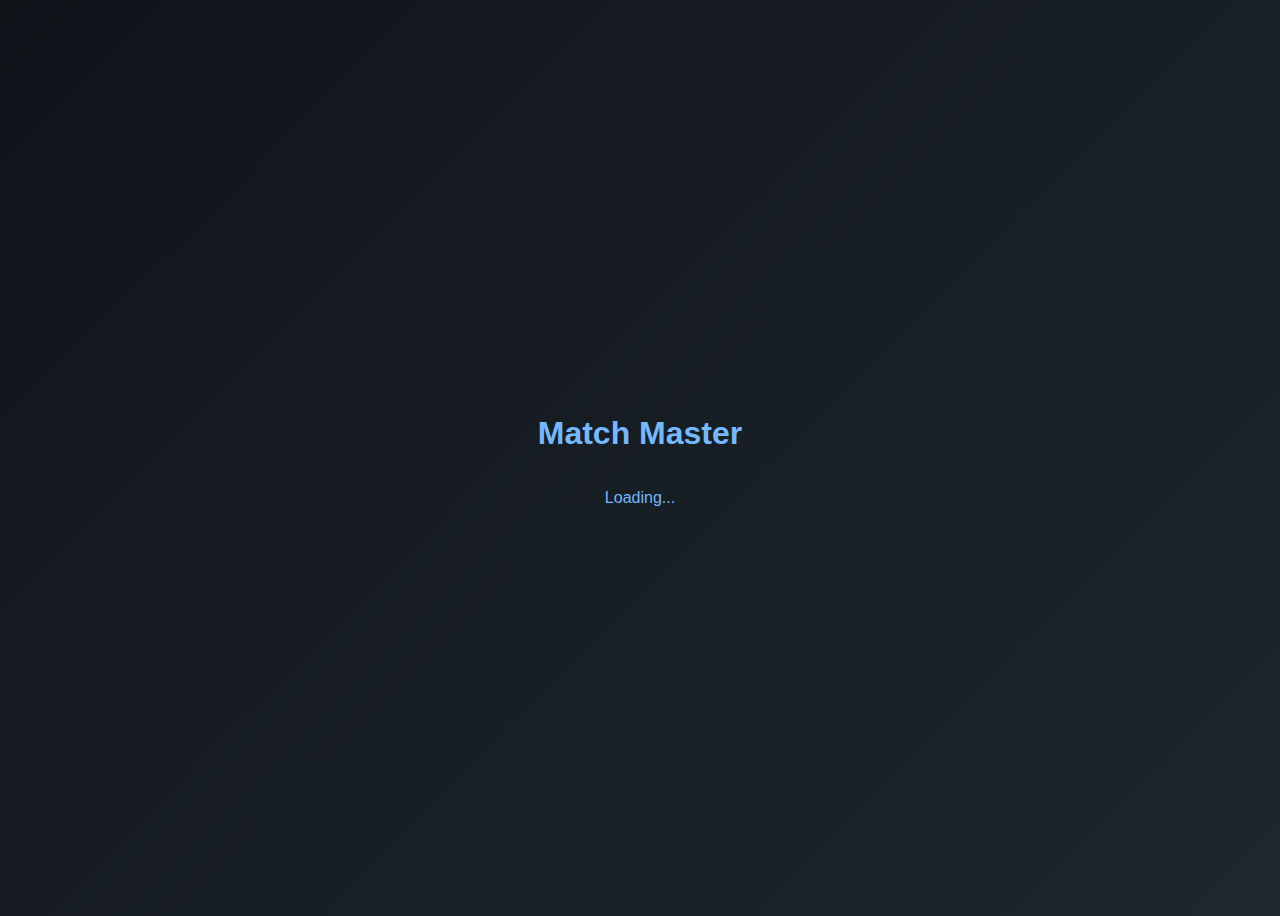
<file: index.html>
<!DOCTYPE html>
<html lang="en">

<head>
    <meta charset="UTF-8">
    <meta name="viewport" content="width=device-width, initial-scale=1.0">
    <title>Match Master</title>
    <style>
        body {
            background: linear-gradient(135deg, #0f1419, #1e272e);
            color: #74b9ff;
            display: flex;
            justify-content: center;
            align-items: center;
            height: 100vh;
            font-family: "Poppins", sans-serif;
            flex-direction: column;
        }

        h1 {
            font-size: 2rem;
            animation: glow 1.5s infinite alternate;
        }

        @keyframes glow {
            from {
                text-shadow: 5px 0px 5px #0984e3;
            }

            to {
                text-shadow: 5px 0px 20px #6c5ce7;
            }
        }
        p{
            font-size: 1rem;
        }
    </style>
</head>

<body>
    <h1>Match Master</h1>
    <p>Loading...</p>

    <script>
        setTimeout(() => {
            window.location.href = "/pages/register.html";
        }, 2000);
    </script>
</body>

</html>
</file>
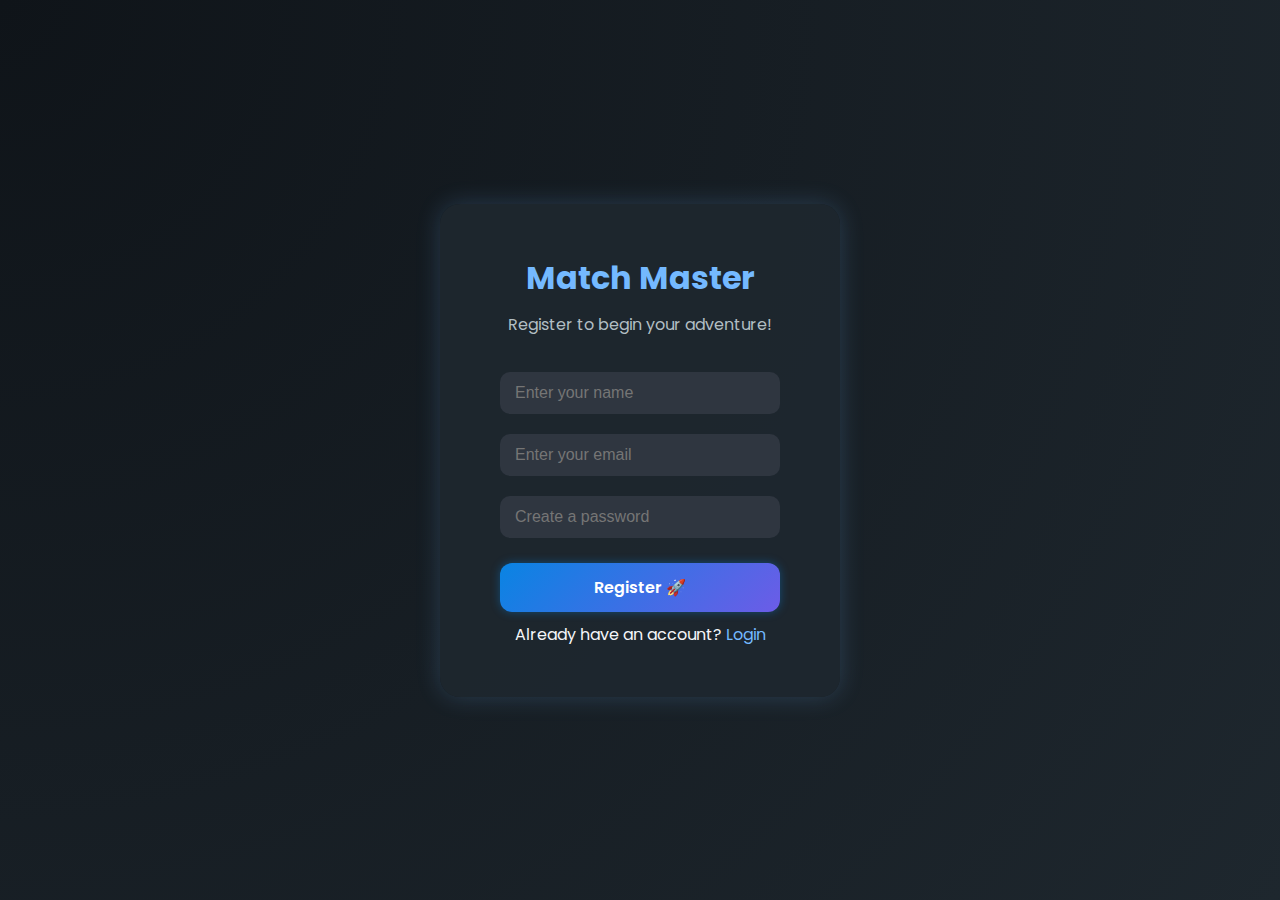
<file: pages/dashboard.html>
<!DOCTYPE html>
<html lang="en">

<head>
  <meta charset="UTF-8" />
  <meta name="viewport" content="width=device-width, initial-scale=1.0" />
  <title>Game Dashboard</title>
  <link href="https://fonts.googleapis.com/css2?family=Poppins:wght@400;600&display=swap" rel="stylesheet">
  <link rel="stylesheet" href="../styles/dashboard.css" />
</head>

<body class="dashboard-body">
  <div class="dashboard-container">
    <h1 class="dashboard-title">🎯 Game Dashboard</h1>
    <p id="user-info"></p>

    <div class="dashboard-buttons">
      <button class="btn-primary" id="home-btn">🏠 Back To Game</button>
      <button class="btn-secondary" id="logout-btn">🚪 Logout</button>
    </div>

    <table class="history-table" id="history-table">
      <thead>
        <tr>
          <th>Name</th>
          <th>Players</th>
          <th>Time</th>
          <th>Status</th>
        </tr>
      </thead>
      <tbody id="history-body">
      </tbody>
    </table>
  </div>

  <script src="../scripts/dashboard.js"></script>
</body>

</html>
</file>
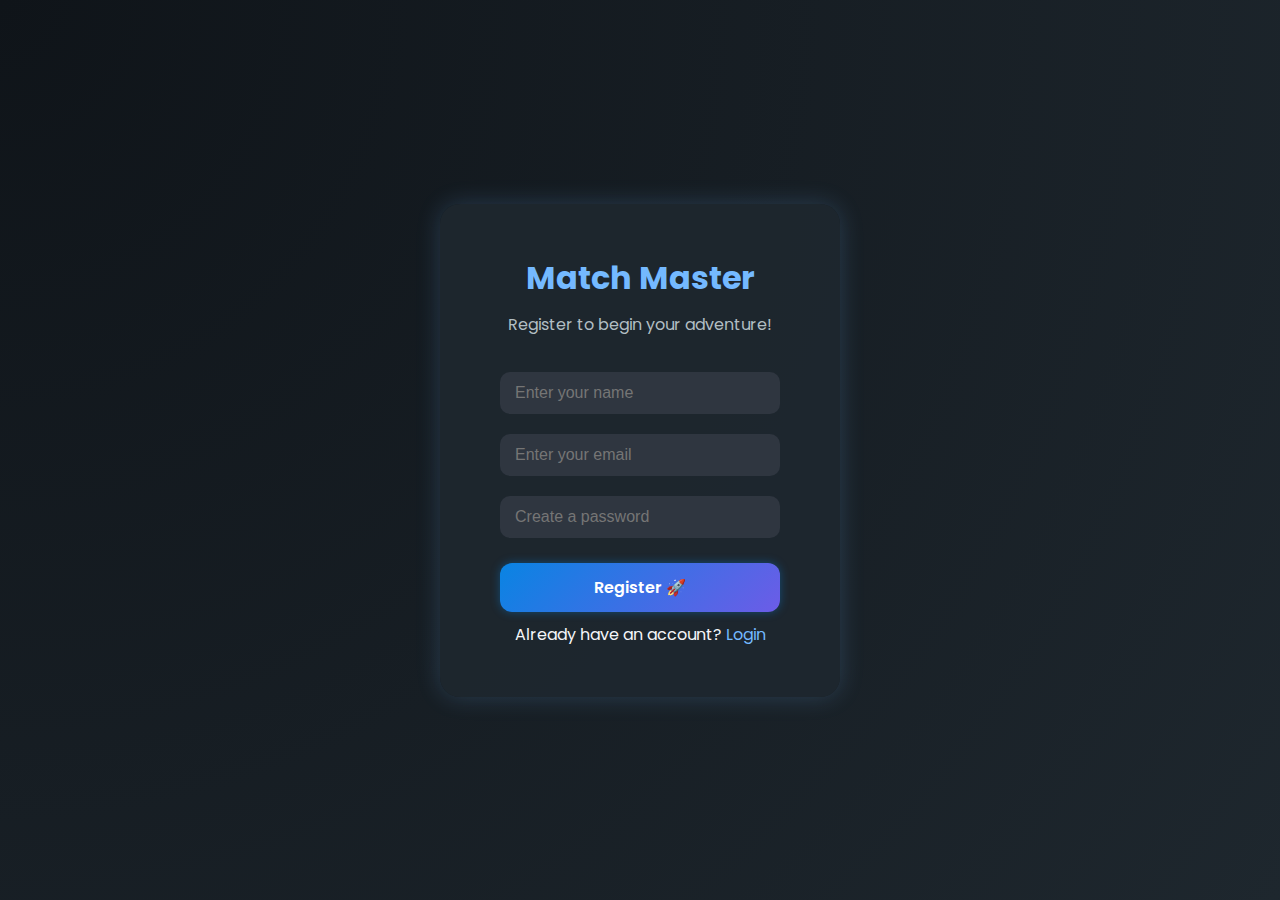
<file: pages/game.html>
<!DOCTYPE html>
<html lang="en">
<head>
  <meta charset="utf-8" />
  <meta name="viewport" content="width=device-width,initial-scale=1" />
  <title>Memory Game - Play</title>
  <link href="https://fonts.googleapis.com/css2?family=Poppins:wght@400;600&display=swap" rel="stylesheet">
  <!-- Adjust path if necessary -->
  <link rel="stylesheet" href="../styles/game.css" />
</head>
<body class="game-body" data-type="" data-subcategory="">
  <header class="game-header">
    <div class="title">
      <h1>🧠 Match Master</h1>
      <p id="sub-info"></p>
    </div>

    <div class="status-panel">
      <div class="timer-box">
        <div class="label">Timer</div>
        <div id="timer">02:00</div>
      </div>

      <!-- Single-player score panel -->
      <div class="score-box" id="score-single">
        <div class="label">Score</div>
        <div id="score">0</div>
        <div class="label" style="margin-top:8px;">Moves</div>
        <div id="moves">0</div>
      </div>

      <!-- Two-player panel -->
      <div class="twoplayer-panel hidden" id="twoplayer-panel">
        <div class="player-card" id="player1-card">
          <div class="player-name">Player 1</div>
          <div class="player-score" id="p1-score">P1: 0 pts (0 moves)</div>
          <div class="player-powerups">
            <button class="power-btn" id="p1-freeze">Freeze (10s)</button>
            <button class="power-btn" id="p1-reveal">Reveal (10s)</button>
          </div>
        </div>
        <div class="turn-indicator" id="turn-indicator">Turn: Player 1</div>
        <div class="player-card" id="player2-card">
          <div class="player-name">Player 2</div>
          <div class="player-score" id="p2-score">P2: 0 pts (0 moves)</div>
          <div class="player-powerups">
            <button class="power-btn" id="p2-freeze">Freeze (10s)</button>
            <button class="power-btn" id="p2-reveal">Reveal (10s)</button>
          </div>
        </div>
      </div>
    </div>
  </header>

  <main class="game-main">
    <div id="board" class="board"></div>
  </main>

  <!-- Win / Lose Modal -->
  <div class="modal hidden" id="result-modal">
    <div class="modal-content">
      <h2 id="result-title">Result</h2>
      <p id="result-text"></p>
      <div class="modal-actions">
        <button id="play-again" class="modal-btn">Play Again</button>
        <button id="go-dashboard" class="modal-btn alt">Dashboard</button>
      </div>
    </div>
  </div>

  <!-- small helper notif -->
  <div id="notif" class="notif hidden"></div>

  <!-- Adjust path if necessary -->
  <script src="../scripts/game.js" defer></script>
</body>
</html>
</file>
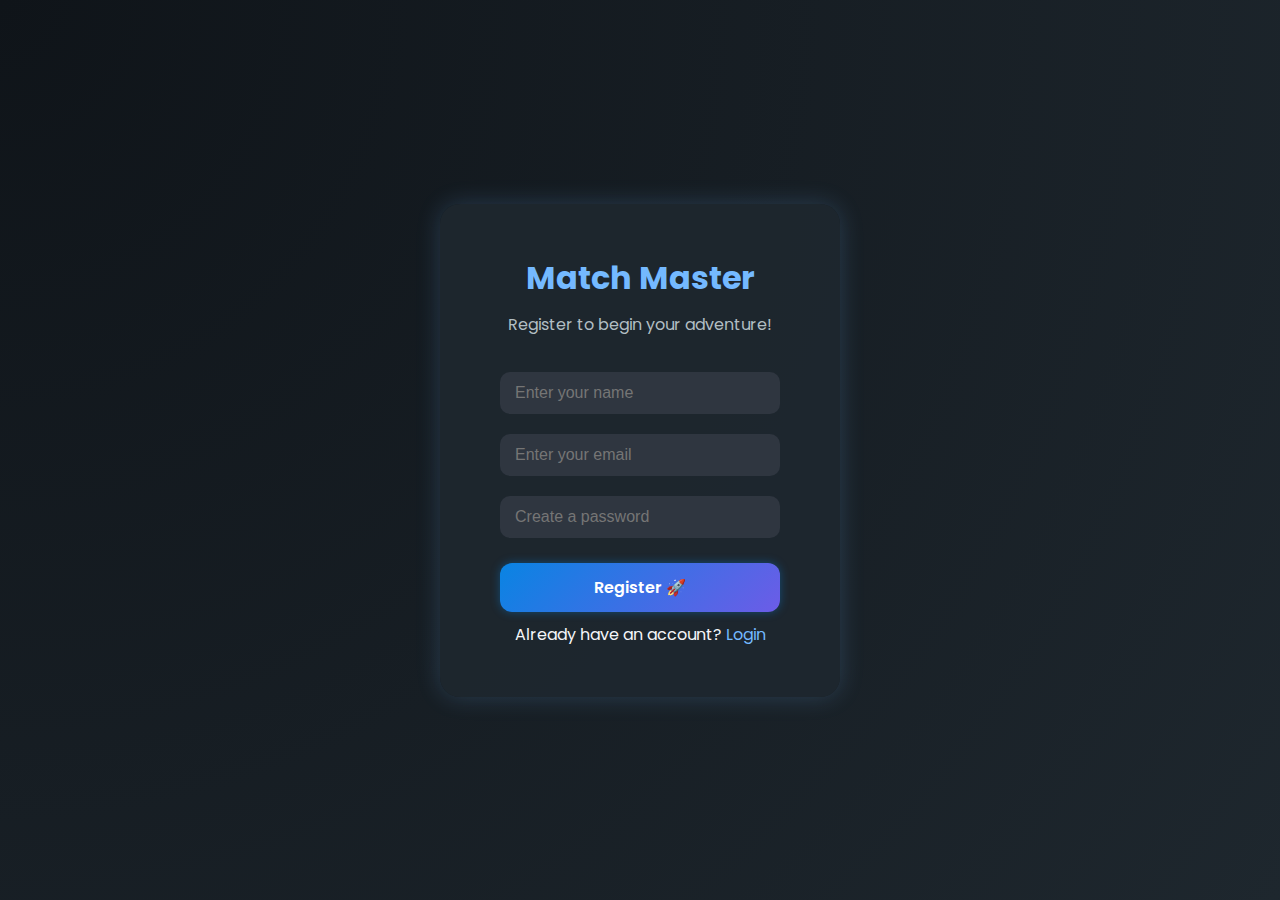
<file: pages/level.html>
<!DOCTYPE html>
<html lang="en">

<head>
    <meta charset="UTF-8" />
    <meta name="viewport" content="width=device-width, initial-scale=1.0" />
    <title>Select Difficulty - Memory Game</title>
    <link href="https://fonts.googleapis.com/css2?family=Poppins:wght@400;600&display=swap" rel="stylesheet">
    <link rel="stylesheet" href="../styles/level.css" />
</head>

<body class="home-body">
    <div class="home-container">
        <h1 class="game-title">🧠 Match Master</h1>
        <p id="welcome-text" class="welcome-text"></p>

        <div class="difficulty-container">
            <h2>Select Your Difficulty</h2>
            <div class="difficulty-buttons">
                <button class="difficulty-btn easy">Easy (2x2)</button>
                <button class="difficulty-btn medium">Medium (4x4)</button>
                <button class="difficulty-btn hard">Hard (6x6)</button>
            </div>
        </div>
    </div>

    <div class="modal hidden" id="goodluck-modal">
        <div class="modal-content">
            <h2>🍀 Good Luck!</h2>
            <p>Get ready to test your memory...</p>
        </div>
    </div>

    <script src="../scripts/level.js"></script>
</body>

</html>
</file>
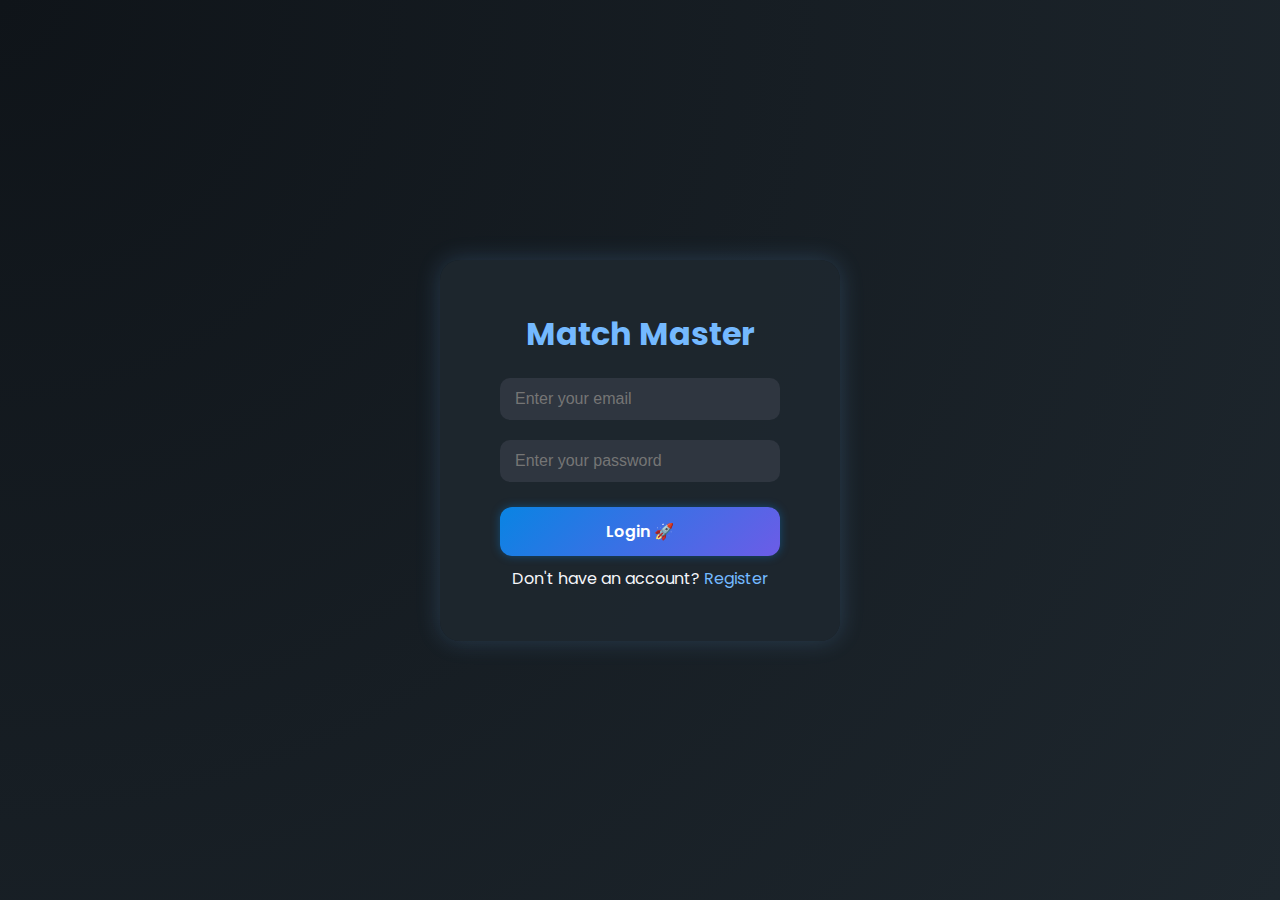
<file: pages/login.html>
<!DOCTYPE html>
<html lang="en">

<head>
    <meta charset="UTF-8" />
    <meta name="viewport" content="width=device-width, initial-scale=1.0" />
    <title>Login - Match Master</title>
    <link rel="stylesheet" href="../styles/register.css" />
</head>

<body class="register-body">
    <div class="register-container">
        <h1 class="game-title">Match Master</h1>

        <form id="login-form" class="register-form">
            <input type="email" id="email" placeholder="Enter your email" required />
            <input type="password" id="password" placeholder="Enter your password" required />
            <button type="submit" class="btn-glow">Login 🚀</button>
        </form>

        <p style="margin-top:10px;">Don't have an account?
            <a href="register.html" style="color:#74b9ff; text-decoration:none;">Register</a>
        </p>
    </div>

    <script src="../scripts/login.js"></script>
</body>

</html>
</file>
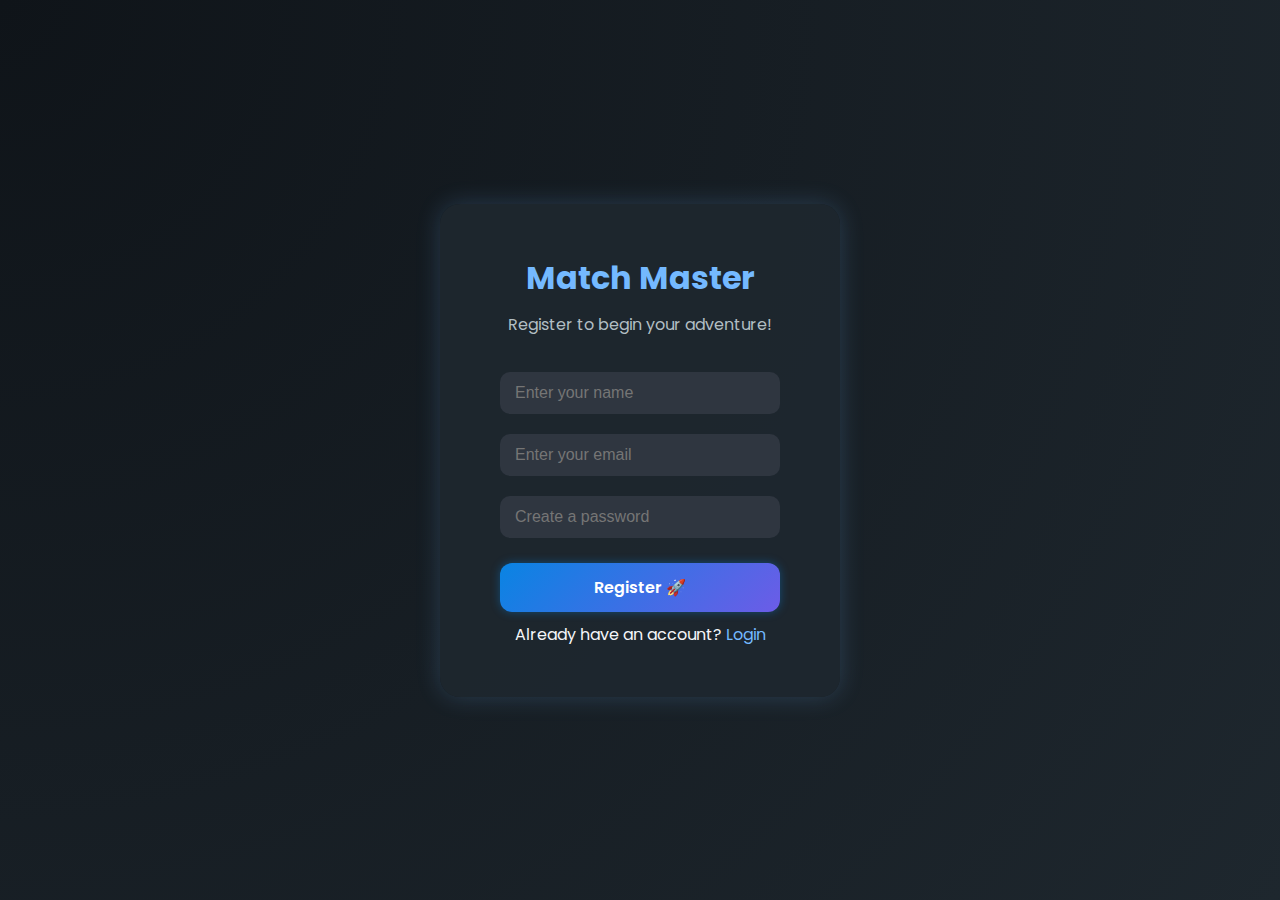
<file: pages/register.html>
<!DOCTYPE html>
<html lang="en">

<head>
    <meta charset="UTF-8" />
    <meta name="viewport" content="width=device-width, initial-scale=1.0" />
    <title>Register - Match Master</title>
    <link rel="stylesheet" href="../styles/register.css" />
</head>

<body class="register-body">
    <div class="register-container">
        <h1 class="game-title">Match Master</h1>
        <p class="tagline">Register to begin your adventure!</p>

        <form id="register-form" class="register-form">
            <input type="text" id="name" placeholder="Enter your name" required />
            <input type="email" id="email" placeholder="Enter your email" required />
            <input type="password" id="password" placeholder="Create a password" required minlength="6" />
            <button type="submit" class="btn-glow">Register 🚀</button>
        </form>

        <p style="margin-top:10px;">Already have an account?
            <a href="login.html" style="color:#74b9ff; text-decoration:none;">Login</a>
        </p>
    </div>

    <script src="../scripts/register.js"></script>
</body>

</html>
</file>
<file: styles/dashboard.css>
@import url("https://fonts.googleapis.com/css2?family=Poppins:wght@400;600&display=swap");

body {
  margin: 0;
  font-family: "Poppins", sans-serif;
  background: linear-gradient(135deg, #0f1419, #1e272e);
  color: #dfe6e9;
  display: flex;
  justify-content: center;
  align-items: center;
  min-height: 100vh;
}

.dashboard-container {
  background: rgba(30, 39, 46, 0.95);
  padding: 40px 50px;
  border-radius: 20px;
  box-shadow: 0 0 25px rgba(9, 132, 227, 0.25);
  max-width: 900px;
  width: 95%;
  text-align: center;
}

.dashboard-title {
  font-size: 2.5rem;
  margin-bottom: 20px;
  color: #74b9ff;
  font-weight: 700;
}

#user-info {
  font-size: 1.1rem;
  margin: 10px 0 25px;
  color: #b2bec3;
  background: rgba(47, 53, 66, 0.7);
  display: inline-block;
  padding: 10px 20px;
  border-radius: 10px;
}

.dashboard-buttons {
  margin: 20px 0;
  display: flex;
  justify-content: center;
  gap: 15px;
}

.btn-primary,
.btn-secondary {
  padding: 10px 20px;
  border-radius: 10px;
  border: none;
  font-weight: 600;
  cursor: pointer;
}

.btn-primary {
  background: linear-gradient(135deg, #0984e3, #6c5ce7);
  color: #fff;
}

.btn-secondary {
  background: #636e72;
  color: #fff;
}

.history-table {
  width: 100%;
  border-collapse: collapse;
  color: #dfe6e9;
  margin-top: 20px;
}

.history-table th,
.history-table td {
  border: 1px solid #636e72;
  padding: 10px 12px;
  text-align: center;
}

.history-table th {
  background: #2f3640;
  color: #74b9ff;
  font-weight: 600;
}

.history-table tr:hover {
  background: rgba(255, 255, 255, 0.05);
}
</file>
<file: styles/game.css>
/* game.css */
@import url("https://fonts.googleapis.com/css2?family=Poppins:wght@400;600&display=swap");

* {
  box-sizing: border-box;
  margin: 0;
  padding: 0;
}

body {
  font-family: "Poppins", sans-serif;
  background: linear-gradient(135deg, #0f1419, #1e272e);
  color: #dfe6e9;
  min-height: 100vh;
  display: flex;
  flex-direction: column;
  align-items: center;
  padding: 24px;
}

/* Header */
.game-header {
  width: 100%;
  max-width: 1000px;
  display: flex;
  justify-content: space-between;
  align-items: center;
  margin-bottom: 24px;
  flex-wrap: wrap;
  gap: 16px;
}

.title h1 {
  color: #74b9ff;
  font-size: 1.7rem;
}

.title p {
  color: #b2bec3;
  margin-top: 4px;
}

/* Status Panel */
.status-panel {
  display: flex;
  align-items: center;
  gap: 12px;
}

.timer-box,
.score-box {
  background: rgba(30, 39, 46, 0.95);
  padding: 12px 18px;
  border-radius: 10px;
  box-shadow: 0 6px 18px rgba(9, 132, 227, 0.12);
  text-align: center;
  min-width: 90px;
}

.timer-box .label,
.score-box .label {
  font-size: 0.8rem;
  color: #b2bec3;
}

#timer,
#score {
  font-size: 1.1rem;
  font-weight: 700;
  margin-top: 6px;
  color: #dfe6e9;
}

/* Two Player */
.twoplayer-panel {
  display: flex;
  align-items: center;
  gap: 12px;
  background: rgba(30, 39, 46, 0.95);
  padding: 10px;
  border-radius: 12px;
}

.player-card {
  display: flex;
  flex-direction: column;
  align-items: center;
  padding: 6px 10px;
  border-radius: 8px;
  min-width: 120px;
}

.player-name {
  font-weight: 700;
  color: #74b9ff;
}

.player-score {
  font-size: 1.1rem;
  margin-top: 6px;
}

.player-powerups {
  display: flex;
  gap: 6px;
  margin-top: 8px;
}

.power-btn {
  background: linear-gradient(135deg, #00cec9, #6c5ce7);
  border: none;
  color: white;
  padding: 6px 8px;
  border-radius: 8px;
  font-weight: 600;
  cursor: pointer;
  font-size: 0.8rem;
  transition: transform 0.18s, opacity 0.3s;
}

.power-btn:disabled {
  opacity: 0.45;
  cursor: not-allowed;
}

.turn-indicator {
  padding: 6px 10px;
  border-radius: 8px;
  background: #2f3640;
  color: #dfe6e9;
  font-weight: 700;
}

/* Board */
.game-main {
  width: 100%;
  max-width: 900px;
  display: flex;
  justify-content: center;
}

.board {
  display: grid;
  gap: 12px;
  width: 100%;
  max-width: 700px;
  /* keep aspect reasonable; will adapt with grid columns */
  background: rgba(30, 39, 46, 0.9);
  padding: 16px;
  border-radius: 16px;
  box-shadow: 0 8px 28px rgba(9, 132, 227, 0.15);
  justify-items: center;
  align-items: center;
}

/* Card */
.card {
  position: relative;
  width: 100%;
  padding-top: 100%; /* square via padding trick */
  transform-style: preserve-3d;
  transition: transform 0.45s cubic-bezier(.2,.9,.3,1);
  cursor: pointer;
  user-select: none;
}

.card-inner {
  position: absolute;
  inset: 0;
  transition: transform 0.45s cubic-bezier(.2,.9,.3,1);
  transform-style: preserve-3d;
}

.card.flipped .card-inner {
  transform: rotateY(180deg);
}

.front, .back {
  position: absolute;
  width: 100%;
  height: 100%;
  backface-visibility: hidden;
  border-radius: 10px;
  display: flex;
  justify-content: center;
  align-items: center;
  font-size: 1.8rem;
  transition: all 0.3s ease;
  padding: 8px;
  text-align: center;
  box-shadow: 0 6px 18px rgba(2,6,23,0.35) inset;
}

/* visible side when not flipped */
.front {
  background: linear-gradient(135deg, #00b894, #55efc4);
  transform: rotateY(0deg);
  color: #04201a;
  font-weight: 700;
}

/* hidden side (revealed when flipped) */
.back {
  background: linear-gradient(135deg, #0984e3, #6c5ce7);
  color: white;
  transform: rotateY(180deg);
}

/* matched effect */
.card.matched .back {
  box-shadow: 0 8px 24px rgba(0,0,0,0.35);
  outline: 3px solid rgba(255,255,255,0.06);
}

/* Grid sizes */
.board.size-2 { grid-template-columns: repeat(2, 1fr); }
.board.size-4 { grid-template-columns: repeat(4, 1fr); }
.board.size-6 { grid-template-columns: repeat(6, 1fr); }

/* Modal */
.modal {
  position: fixed;
  inset: 0;
  display: flex;
  align-items: center;
  justify-content: center;
  background: rgba(0, 0, 0, 0.7);
  z-index: 999;
  opacity: 0;
  pointer-events: none;
  transition: opacity 0.25s;
}

.modal.show {
  opacity: 1;
  pointer-events: auto;
}

.modal.hidden {
  opacity: 0;
  pointer-events: none;
}

.modal-content {
  background: #1e272e;
  padding: 28px;
  border-radius: 12px;
  text-align: center;
  max-width: 420px;
  box-shadow: 0 12px 40px rgba(9, 132, 227, 0.18);
}

.modal-content h2 {
  color: #74b9ff;
  margin-bottom: 8px;
}

.modal-content p {
  color: #b2bec3;
  margin-bottom: 16px;
}

.modal-actions {
  display: flex;
  gap: 12px;
  justify-content: center;
}

.modal-btn {
  background: linear-gradient(135deg, #00cec9, #6c5ce7);
  border: none;
  color: white;
  padding: 10px 14px;
  border-radius: 10px;
  cursor: pointer;
  font-weight: 700;
}

.modal-btn.alt {
  background: transparent;
  border: 1px solid rgba(255, 255, 255, 0.08);
  color: #dfe6e9;
}

/* Notification */
.notif {
  position: fixed;
  right: 24px;
  bottom: 24px;
  background: #2d3436;
  color: #fff;
  padding: 10px 14px;
  border-radius: 8px;
  box-shadow: 0 8px 24px rgba(0, 0, 0, 0.4);
}
.hidden {
  display: none;
}

@media (max-width: 800px) {
  .board { max-width: 90%; }
  .front, .back { font-size: 1.2rem; }
}
</file>
<file: styles/level.css>
@import url("https://fonts.googleapis.com/css2?family=Poppins:wght@400;600&display=swap");

* {
  margin: 0;
  padding: 0;
  box-sizing: border-box;
}

body {
  font-family: "Poppins", sans-serif;
  background: linear-gradient(135deg, #0f1419, #1e272e);
  color: #dfe6e9;
  display: flex;
  justify-content: center;
  align-items: center;
  height: 100vh;
}

.home-container {
  background: rgba(30, 39, 46, 0.95);
  padding: 50px 60px;
  border-radius: 20px;
  box-shadow: 0 0 25px rgba(9, 132, 227, 0.3);
  text-align: center;
  animation: fadeIn 0.6s ease-in;
  max-width: 500px;
  width: 90%;
}

.game-title {
  color: #74b9ff;
  font-size: 2rem;
  margin-bottom: 10px;
}

.welcome-text {
  font-size: 1.1rem;
  color: #b2bec3;
  margin-bottom: 30px;
}

.difficulty-container h2 {
  color: #dfe6e9;
  margin-bottom: 20px;
}

.difficulty-buttons {
  display: flex;
  flex-direction: column;
  gap: 15px;
  align-items: center;
}

.difficulty-btn {
  background: linear-gradient(135deg, #0984e3, #6c5ce7);
  border: none;
  color: #fff;
  padding: 12px 30px;
  border-radius: 12px;
  cursor: pointer;
  font-size: 1rem;
  font-weight: 600;
  width: 80%;
  max-width: 250px;
  box-shadow: 0 0 10px rgba(9, 132, 227, 0.3);
  transition: all 0.3s ease;
}

.difficulty-btn:hover {
  background: linear-gradient(135deg, #74b9ff, #a29bfe);
  transform: scale(1.05);
}

.modal {
  position: fixed;
  top: 0;
  left: 0;
  width: 100%;
  height: 100%;
  background: rgba(0, 0, 0, 0.8);
  display: flex;
  justify-content: center;
  align-items: center;
  z-index: 999;
  opacity: 0;
  pointer-events: none;
  transition: opacity 0.4s ease;
}

.modal.show {
  opacity: 1;
  pointer-events: auto;
}

.modal-content {
  background: #1e272e;
  color: white;
  padding: 40px 50px;
  border-radius: 15px;
  text-align: center;
  box-shadow: 0 0 20px rgba(9, 132, 227, 0.4);
  animation: popIn 0.4s ease;
}

.modal-content h2 {
  color: #74b9ff;
  font-size: 1.8rem;
  margin-bottom: 10px;
}

.modal-content p {
  font-size: 1.1rem;
  color: #b2bec3;
}

@keyframes fadeIn {
  from {
    opacity: 0;
    transform: translateY(-20px);
  }
  to {
    opacity: 1;
    transform: translateY(0);
  }
}

@keyframes popIn {
  from {
    opacity: 0;
    transform: scale(0.8);
  }
  to {
    opacity: 1;
    transform: scale(1);
  }
}

@media (max-width: 480px) {
  .home-container {
    padding: 35px 25px;
  }

  .difficulty-btn {
    width: 100%;
  }

  .modal-content {
    width: 85%;
    padding: 25px 20px;
  }
}
</file>
<file: styles/register.css>
@import url('https://fonts.googleapis.com/css2?family=Poppins:wght@400;600&display=swap');

* {
  box-sizing: border-box;
  margin: 0;
  padding: 0;
}

body {
  margin: 0;
  font-family: 'Poppins', sans-serif;
  color: #f5f6fa;
  background: radial-gradient(circle at top left, #0f1419, #1e272e);
  display: flex;
  justify-content: center;
  align-items: center;
  height: 100vh;
}

h1, h2, h3, p {
  margin: 0;
  color: inherit;
}

button {
  cursor: pointer;
  font-family: 'Poppins', sans-serif;
  transition: transform 0.2s ease; 
  /* transition: transform 0.2s ease, background 0.3s ease; */
}

button:hover {
  transform: scale(1.05);
}

.register-container {
  background: rgba(30, 39, 46, 0.95);
  padding: 50px 60px;
  border-radius: 20px;
  text-align: center;
  box-shadow: 0 0 25px rgba(116, 185, 255, 0.2);
  width: 90%;
  max-width: 400px;
  animation: fadeIn 0.6s ease;
}

.game-title {
  color: #74b9ff;
  font-size: 2rem;
  margin-bottom: 10px;
}

.tagline {
  color: #b2bec3;
  font-size: 1rem;
  margin-bottom: 25px;
}

.register-form input {
  width: 100%;
  padding: 12px 15px;
  margin: 10px 0;
  border: none;
  border-radius: 10px;
  background: #2f3640;
  color: #f5f6fa;
  font-size: 1rem;
  transition: all 0.3s;
}

.register-form input:focus {
  outline: none;
  box-shadow: 0 0 8px rgba(9, 132, 227, 0.4);
  border: 1px solid #0984e3;
}

.btn-glow {
  width: 100%;
  padding: 12px;
  border: none;
  border-radius: 12px;
  font-weight: 600;
  font-size: 1rem;
  color: white;
  cursor: pointer;
  margin-top: 15px;
  background: linear-gradient(135deg, #0984e3, #6c5ce7);
  transition: all 0.3s ease;
  box-shadow: 0 0 10px rgba(9, 132, 227, 0.4);
}

.btn-glow:hover {
  background: linear-gradient(135deg, #74b9ff, #a29bfe);
}

@keyframes fadeIn {
  from {
    opacity: 0;
    transform: translateY(-20px);
  }
  to {
    opacity: 1;
    transform: translateY(0);
  }
}

.dashboard-btn {
  margin-top: 15px;
  background: linear-gradient(135deg, #00b894, #55efc4);
  box-shadow: 0 0 10px rgba(0, 184, 148, 0.4);
}

.dashboard-btn:hover {
  background: linear-gradient(135deg, #55efc4, #81ecec);
}
</file>
